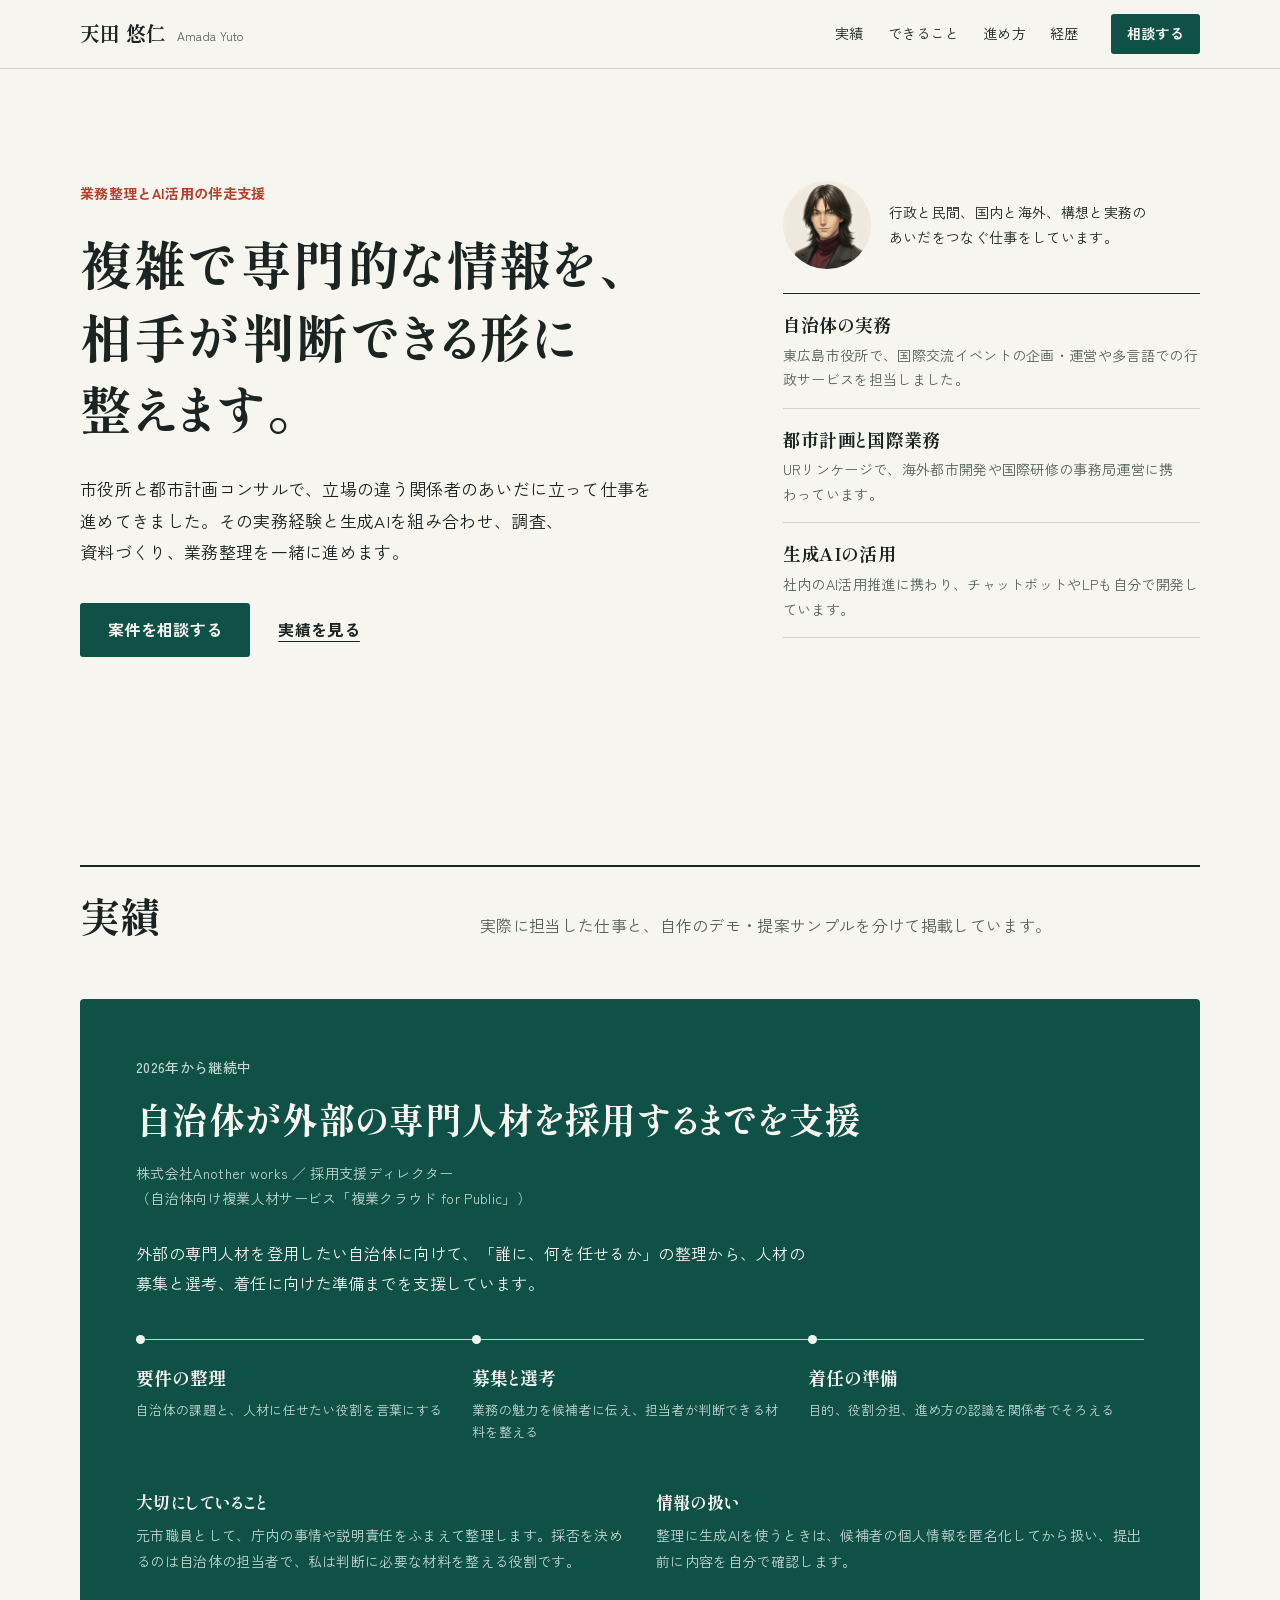
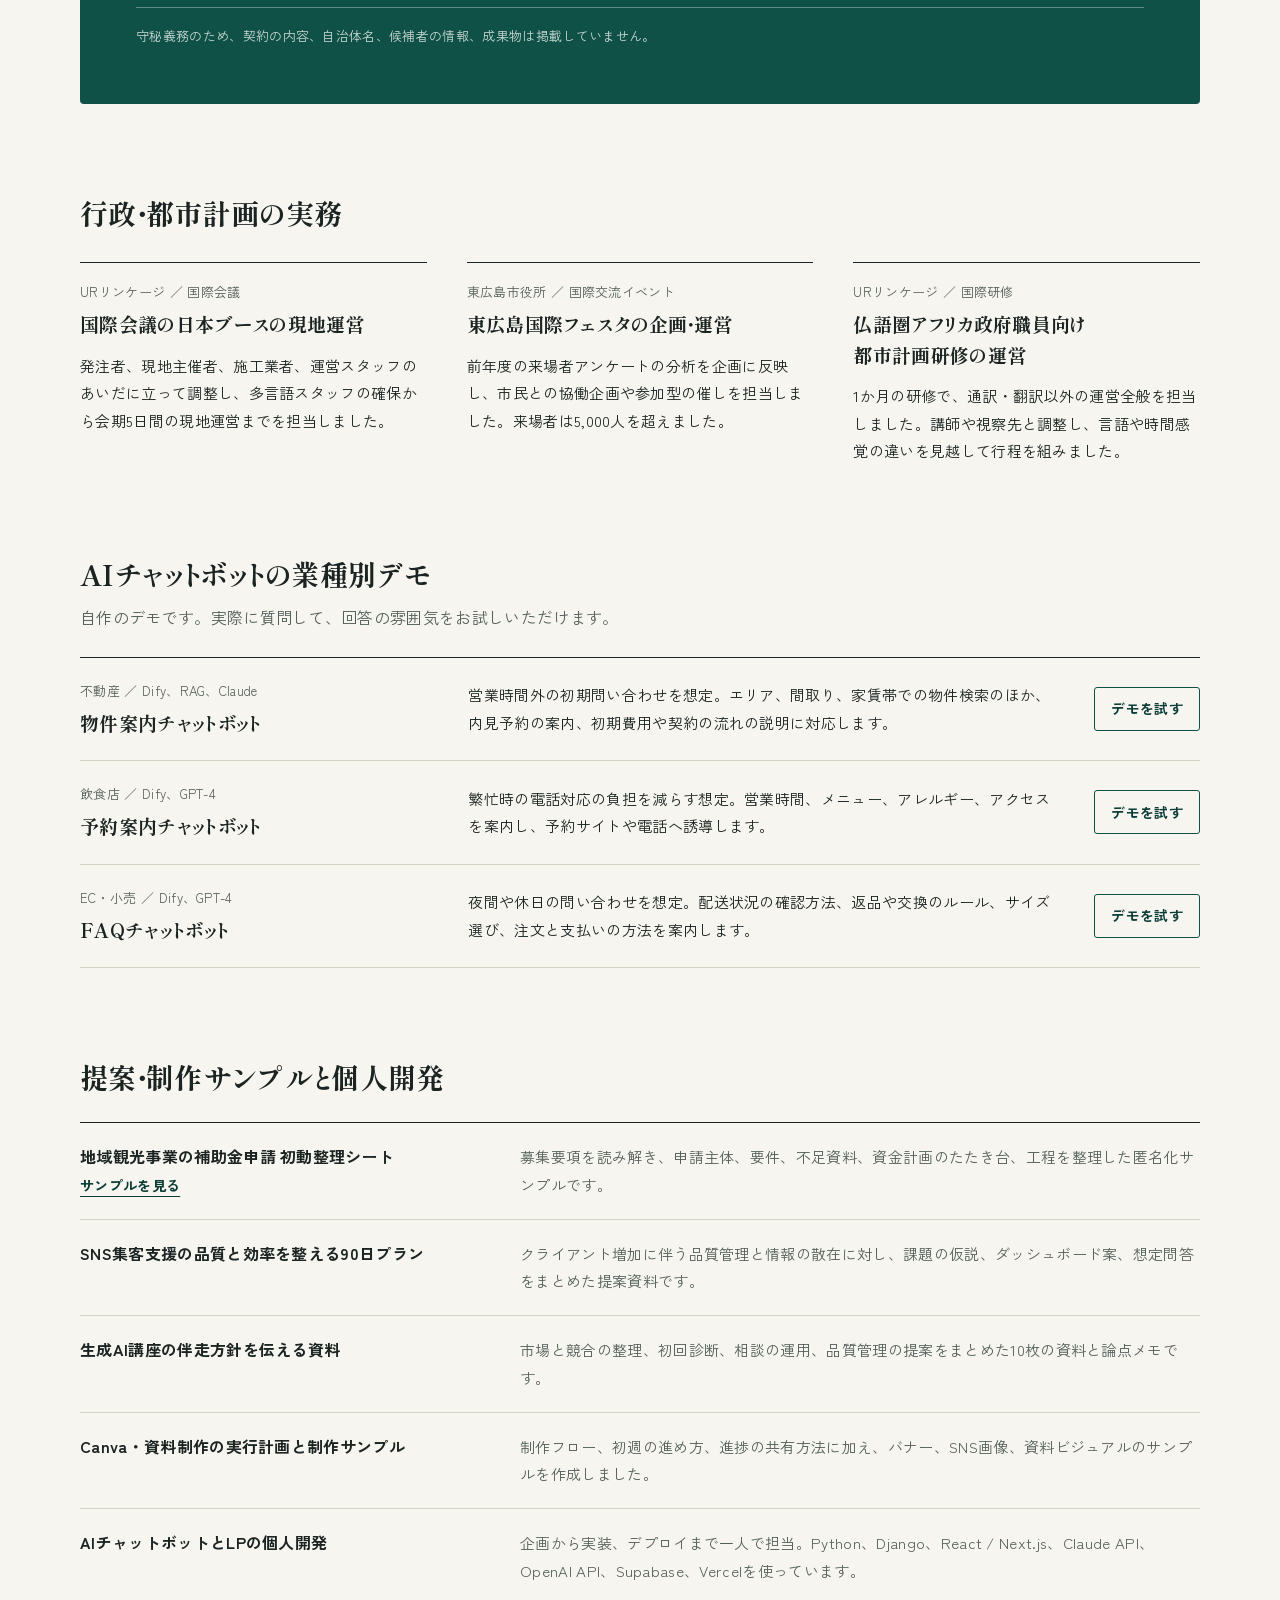
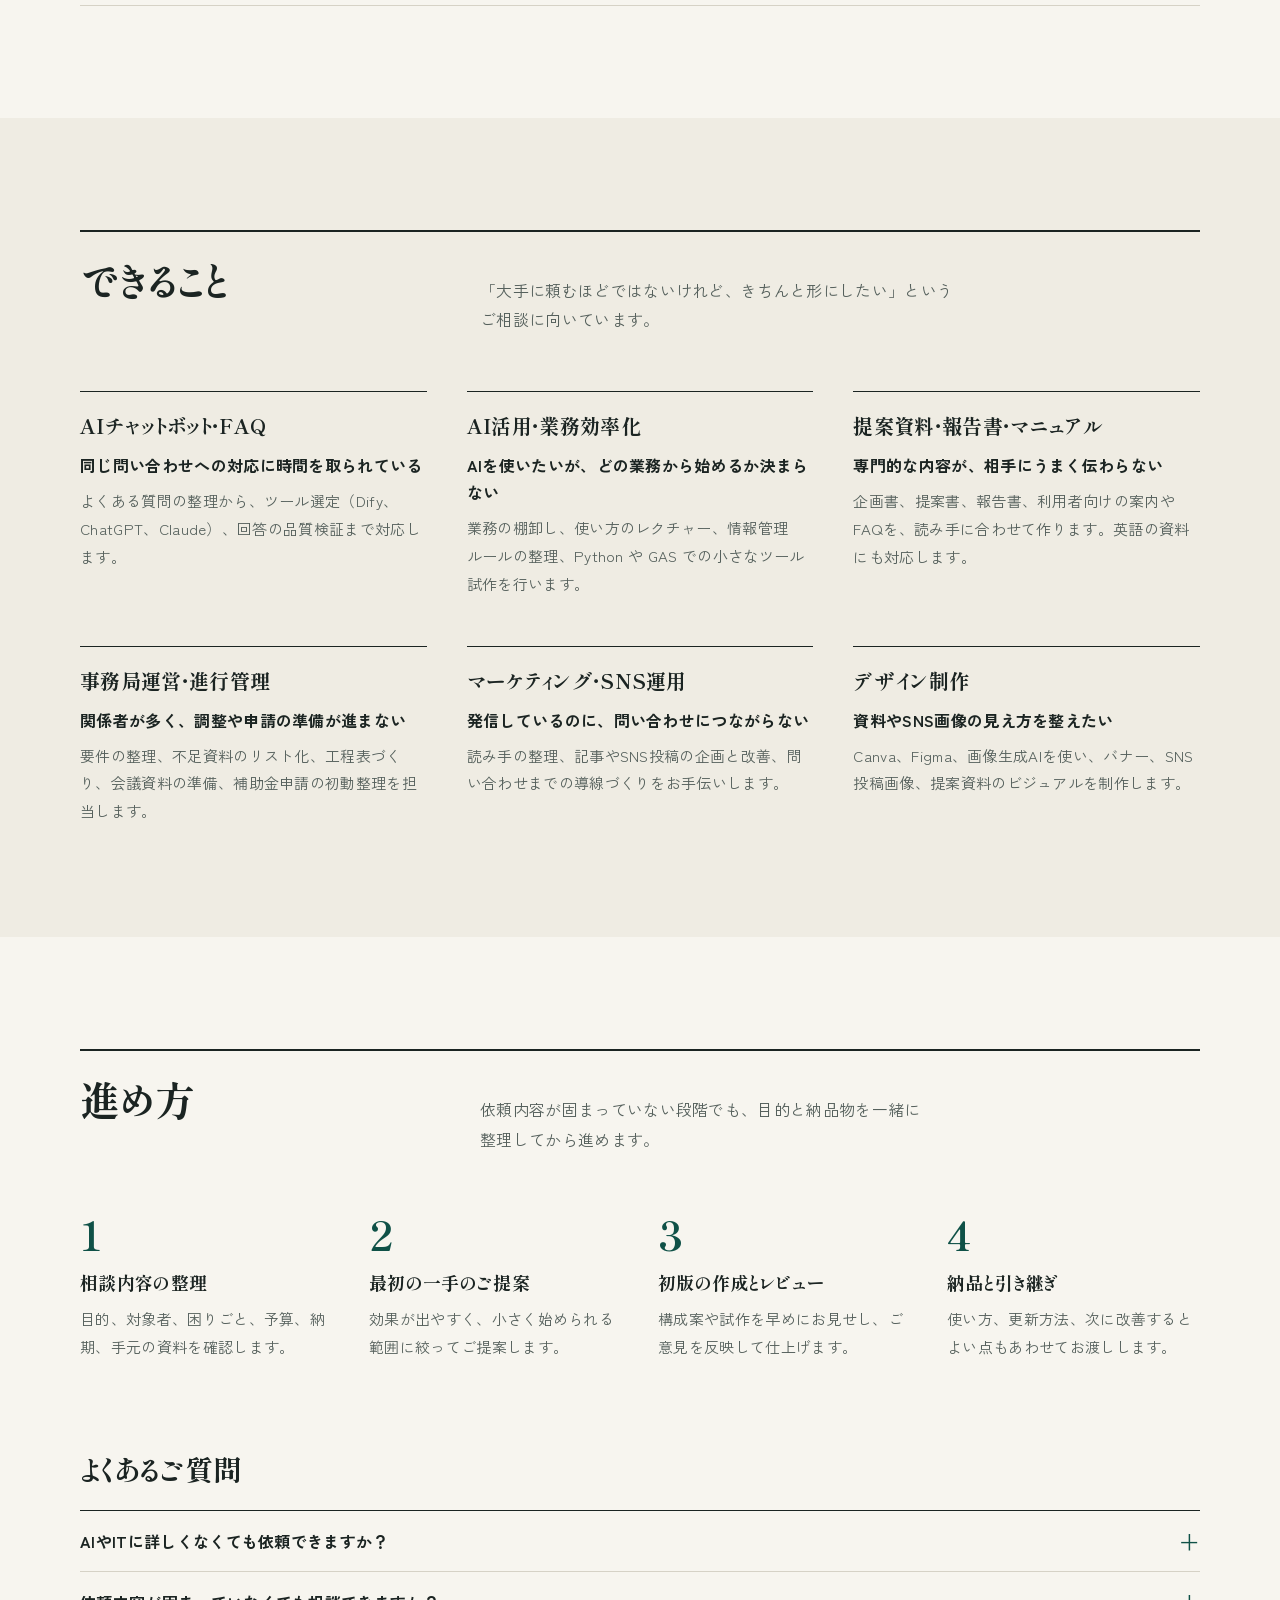
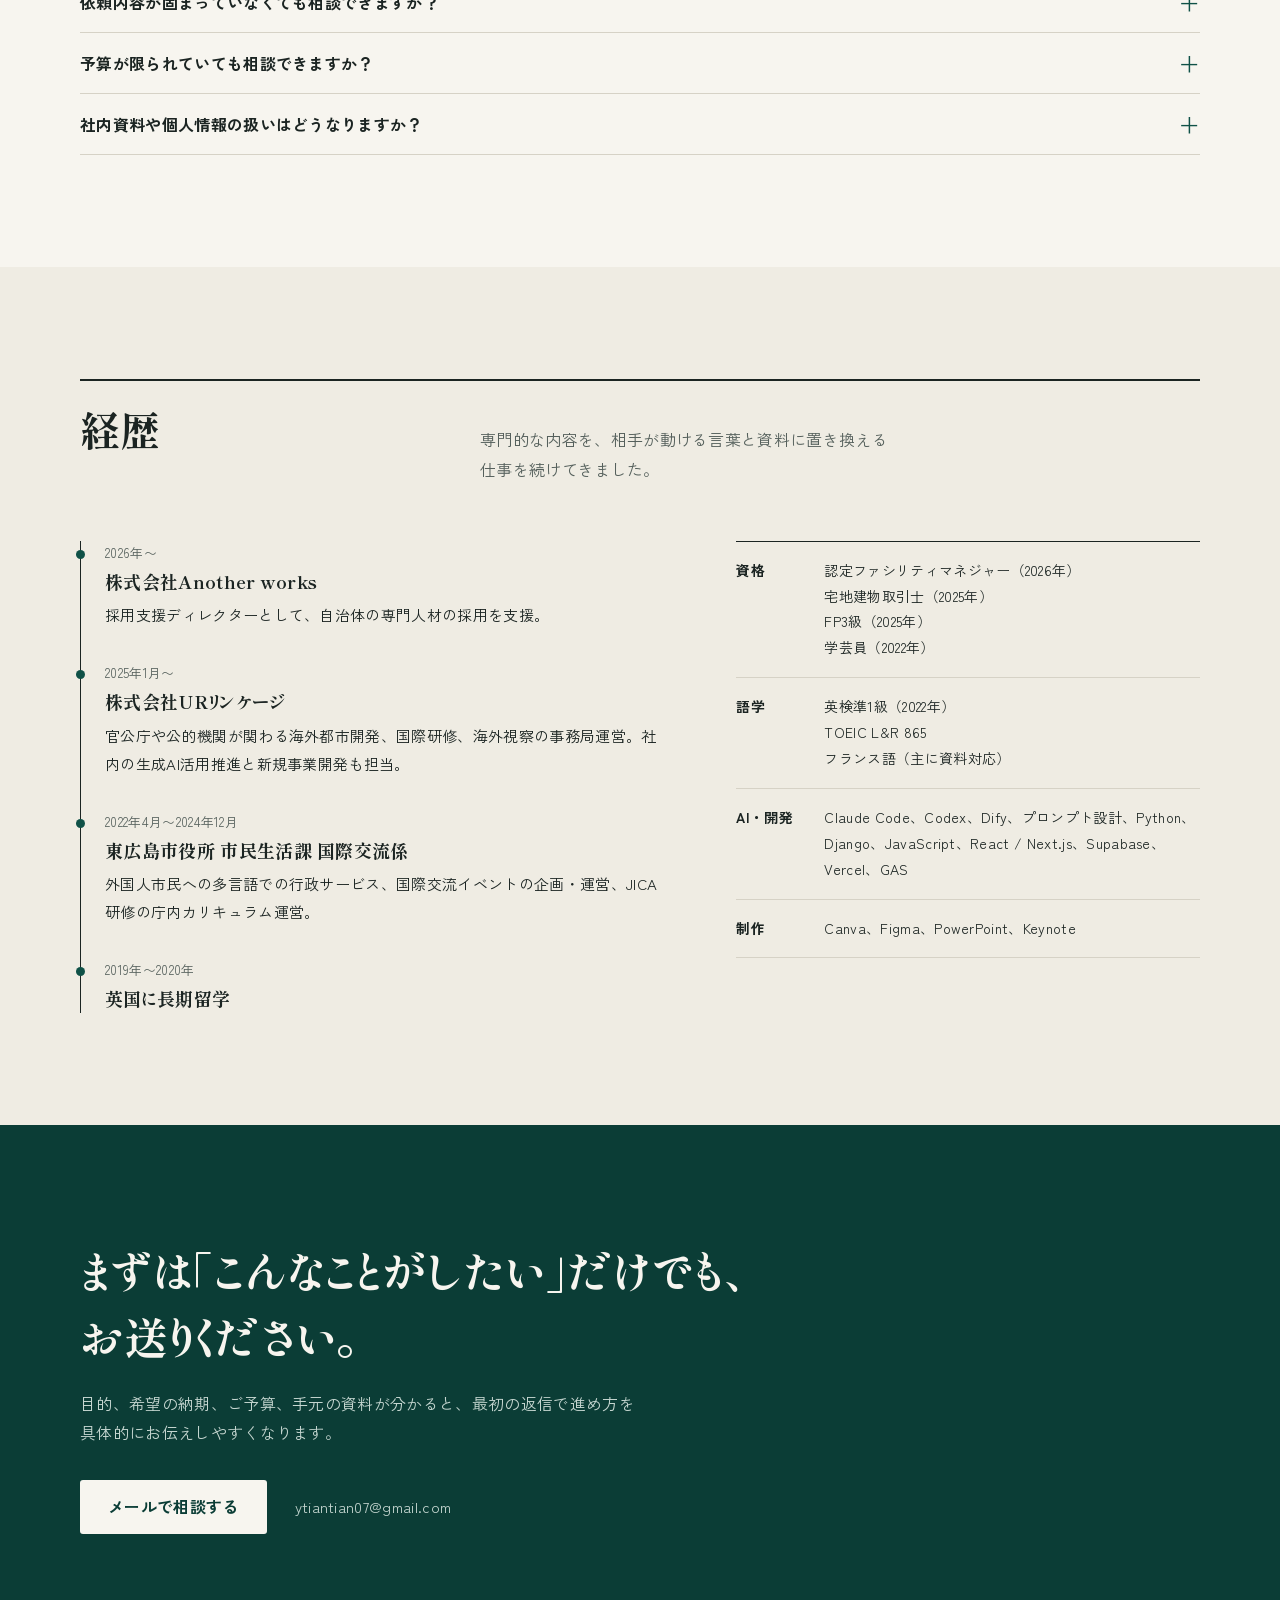
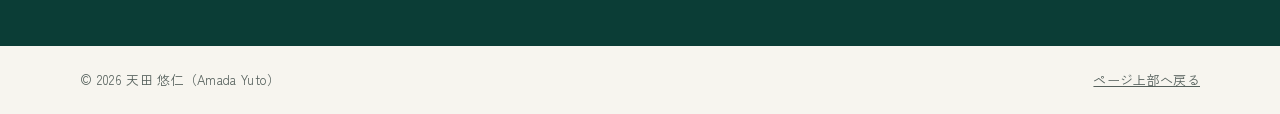
<file: index.html>
<!doctype html>
<html lang="ja">
  <head>
    <meta charset="utf-8">
    <meta name="viewport" content="width=device-width, initial-scale=1">
    <title>天田 悠仁（Amada Yuto）｜業務整理とAI活用の伴走支援</title>
    <meta
      name="description"
      content="市役所と都市計画コンサルでの実務経験と生成AIを組み合わせ、業務整理、AIチャットボット、提案資料、事務局運営、自治体の採用支援まで一緒に進めます。"
    >
    <meta name="author" content="天田 悠仁">
    <meta name="theme-color" content="#f7f5ef">
    <link rel="canonical" href="https://ytiantian07-web.github.io/portfolio-site/">
    <meta property="og:type" content="website">
    <meta property="og:title" content="天田 悠仁（Amada Yuto）｜業務整理とAI活用の伴走支援">
    <meta property="og:url" content="https://ytiantian07-web.github.io/portfolio-site/">
    <meta property="og:image" content="https://ytiantian07-web.github.io/portfolio-site/assets/og.png">
    <meta
      property="og:description"
      content="複雑で専門的な情報を、相手が判断できる形に整えます。市役所と都市計画コンサルでの実務経験と生成AIで、資料づくりから業務整理まで支援します。"
    >
    <meta property="og:site_name" content="天田 悠仁 ポートフォリオ">
    <meta property="og:locale" content="ja_JP">
    <meta name="twitter:card" content="summary_large_image">
    <meta name="twitter:image" content="https://ytiantian07-web.github.io/portfolio-site/assets/og.png">
    <link
      rel="icon"
      href="data:image/svg+xml,%3Csvg xmlns='http://www.w3.org/2000/svg' viewBox='0 0 64 64'%3E%3Crect width='64' height='64' rx='8' fill='%230f5147'/%3E%3Ctext x='32' y='41' text-anchor='middle' font-family='Arial,sans-serif' font-size='25' font-weight='700' fill='white'%3EAY%3C/text%3E%3C/svg%3E"
    >
    <link rel="preconnect" href="https://fonts.googleapis.com">
    <link rel="preconnect" href="https://fonts.gstatic.com" crossorigin>
    <link href="https://fonts.googleapis.com/css2?family=Shippori+Mincho+B1:wght@600;700&family=Zen+Kaku+Gothic+New:wght@400;500;700&display=swap" rel="stylesheet">
    <link rel="stylesheet" href="styles.css?v=20261109">
    <script type="application/ld+json">
      {
        "@context": "https://schema.org",
        "@type": "Person",
        "name": "天田 悠仁",
        "alternateName": "Amada Yuto",
        "jobTitle": "業務整理とAI活用の伴走支援",
        "email": "mailto:ytiantian07@gmail.com",
        "url": "https://ytiantian07-web.github.io/portfolio-site/",
        "knowsAbout": [
          "業務整理",
          "生成AI活用",
          "AIチャットボット",
          "資料作成",
          "事務局運営",
          "自治体の採用支援",
          "SNS運用"
        ]
      }
    </script>
  </head>
  <body>
    <a class="skip-link" href="#top">本文へ移動</a>
    <header class="site-header">
      <a class="brand" href="#top" aria-label="ページ上部へ戻る">
        <strong>天田 悠仁</strong>
        <small>Amada Yuto</small>
      </a>
      <nav class="site-nav" aria-label="主要ナビゲーション">
        <a href="#works">実績</a>
        <a href="#services">できること</a>
        <a href="#process">進め方</a>
        <a href="#profile">経歴</a>
      </nav>
      <a class="nav-cta" href="mailto:ytiantian07@gmail.com?subject=%E3%83%9D%E3%83%BC%E3%83%88%E3%83%95%E3%82%A9%E3%83%AA%E3%82%AA%E3%81%8B%E3%82%89%E3%81%AE%E3%81%94%E7%9B%B8%E8%AB%87&amp;body=%E5%A4%A9%E7%94%B0%E6%A7%98%0A%0A%E4%BB%A5%E4%B8%8B%E3%81%AE%E5%86%85%E5%AE%B9%E3%81%A7%E7%9B%B8%E8%AB%87%E3%81%97%E3%81%9F%E3%81%84%E3%81%A7%E3%81%99%E3%80%82%0A%0A%E3%80%90%E7%9B%B8%E8%AB%87%E5%86%85%E5%AE%B9%E3%80%91%0A%E3%80%90%E5%B8%8C%E6%9C%9B%E7%B4%8D%E6%9C%9F%E3%80%91%0A%E3%80%90%E3%81%94%E4%BA%88%E7%AE%97%E3%81%AE%E7%9B%AE%E5%AE%89%E3%80%91%0A%E3%80%90%E5%8F%82%E8%80%83URL%E3%83%BB%E8%B3%87%E6%96%99%E3%80%91%0A%E3%80%90%E3%81%9D%E3%81%AE%E4%BB%96%E3%80%91%0A">相談する</a>
    </header>

    <main id="top">
      <section class="hero" aria-labelledby="hero-title">
        <div class="hero-copy">
          <p class="eyebrow">業務整理とAI活用の伴走支援</p>
          <h1 id="hero-title">
            <span>複雑で専門的な情報を、</span><span>相手が判断できる形に</span><span>整えます。</span>
          </h1>
          <p class="hero-lead">
            市役所と都市計画コンサルで、立場の違う関係者のあいだに立って仕事を進めてきました。その実務経験と生成AIを組み合わせ、調査、資料づくり、業務整理を一緒に進めます。
          </p>
          <div class="hero-actions">
            <a class="button button-primary" href="mailto:ytiantian07@gmail.com?subject=%E3%83%9D%E3%83%BC%E3%83%88%E3%83%95%E3%82%A9%E3%83%AA%E3%82%AA%E3%81%8B%E3%82%89%E3%81%AE%E3%81%94%E7%9B%B8%E8%AB%87&amp;body=%E5%A4%A9%E7%94%B0%E6%A7%98%0A%0A%E4%BB%A5%E4%B8%8B%E3%81%AE%E5%86%85%E5%AE%B9%E3%81%A7%E7%9B%B8%E8%AB%87%E3%81%97%E3%81%9F%E3%81%84%E3%81%A7%E3%81%99%E3%80%82%0A%0A%E3%80%90%E7%9B%B8%E8%AB%87%E5%86%85%E5%AE%B9%E3%80%91%0A%E3%80%90%E5%B8%8C%E6%9C%9B%E7%B4%8D%E6%9C%9F%E3%80%91%0A%E3%80%90%E3%81%94%E4%BA%88%E7%AE%97%E3%81%AE%E7%9B%AE%E5%AE%89%E3%80%91%0A%E3%80%90%E5%8F%82%E8%80%83URL%E3%83%BB%E8%B3%87%E6%96%99%E3%80%91%0A%E3%80%90%E3%81%9D%E3%81%AE%E4%BB%96%E3%80%91%0A">案件を相談する</a>
            <a class="text-link" href="#works">実績を見る</a>
          </div>
        </div>
        <aside class="hero-side" aria-label="経験の要点">
          <div class="hero-person">
            <img src="assets/profile-amada-yuto.jpg" alt="天田 悠仁のプロフィールイラスト" width="720" height="720">
            <p>行政と民間、国内と海外、構想と実務のあいだをつなぐ仕事をしています。</p>
          </div>
          <dl class="hero-facts">
            <div>
              <dt>自治体の実務</dt>
              <dd>東広島市役所で、国際交流イベントの企画・運営や多言語での行政サービスを担当しました。</dd>
            </div>
            <div>
              <dt>都市計画と国際業務</dt>
              <dd>URリンケージで、海外都市開発や国際研修の事務局運営に携わっています。</dd>
            </div>
            <div>
              <dt>生成AIの活用</dt>
              <dd>社内のAI活用推進に携わり、チャットボットやLPも自分で開発しています。</dd>
            </div>
          </dl>
        </aside>
      </section>

      <section class="section" id="works" aria-labelledby="works-title">
        <div class="section-head">
          <h2 id="works-title">実績</h2>
          <p>実際に担当した仕事と、自作のデモ・提案サンプルを分けて掲載しています。</p>
        </div>

        <article class="feature" aria-labelledby="feature-title">
          <div class="feature-head">
            <p class="feature-tag">2026年から継続中</p>
            <h3 id="feature-title">自治体が外部の専門人材を採用するまでを支援</h3>
            <p class="feature-client">
              株式会社Another works ／ 採用支援ディレクター<br>
              （自治体向け複業人材サービス「複業クラウド for Public」）
            </p>
          </div>
          <p class="feature-lead">外部の専門人材を登用したい自治体に向けて、「誰に、何を任せるか」の整理から、人材の募集と選考、着任に向けた準備までを支援しています。</p>
          <ol class="feature-steps" aria-label="支援の流れ">
            <li>
              <strong>要件の整理</strong>
              <span>自治体の課題と、人材に任せたい役割を言葉にする</span>
            </li>
            <li>
              <strong>募集と選考</strong>
              <span>業務の魅力を候補者に伝え、担当者が判断できる材料を整える</span>
            </li>
            <li>
              <strong>着任の準備</strong>
              <span>目的、役割分担、進め方の認識を関係者でそろえる</span>
            </li>
          </ol>
          <div class="feature-notes">
            <div>
              <h4>大切にしていること</h4>
              <p>元市職員として、庁内の事情や説明責任をふまえて整理します。採否を決めるのは自治体の担当者で、私は判断に必要な材料を整える役割です。</p>
            </div>
            <div>
              <h4>情報の扱い</h4>
              <p>整理に生成AIを使うときは、候補者の個人情報を匿名化してから扱い、提出前に内容を自分で確認します。</p>
            </div>
          </div>
          <p class="feature-footnote">守秘義務のため、契約の内容、自治体名、候補者の情報、成果物は掲載していません。</p>
        </article>

        <div class="work-group" aria-labelledby="public-works-title">
          <h3 id="public-works-title">行政・都市計画の実務</h3>
          <div class="public-grid">
            <article>
              <p class="work-meta">URリンケージ ／ 国際会議</p>
              <h4>国際会議の日本ブースの現地運営</h4>
              <p>発注者、現地主催者、施工業者、運営スタッフのあいだに立って調整し、多言語スタッフの確保から会期5日間の現地運営までを担当しました。</p>
            </article>
            <article>
              <p class="work-meta">東広島市役所 ／ 国際交流イベント</p>
              <h4>東広島国際フェスタの企画・運営</h4>
              <p>前年度の来場者アンケートの分析を企画に反映し、市民との協働企画や参加型の催しを担当しました。来場者は5,000人を超えました。</p>
            </article>
            <article>
              <p class="work-meta">URリンケージ ／ 国際研修</p>
              <h4>仏語圏アフリカ政府職員向け 都市計画研修の運営</h4>
              <p>1か月の研修で、通訳・翻訳以外の運営全般を担当しました。講師や視察先と調整し、言語や時間感覚の違いを見越して行程を組みました。</p>
            </article>
          </div>
        </div>

        <div class="work-group" aria-labelledby="chatbot-works-title">
          <h3 id="chatbot-works-title">AIチャットボットの業種別デモ</h3>
          <p class="group-lead">自作のデモです。実際に質問して、回答の雰囲気をお試しいただけます。</p>
          <div class="demo-list">
            <article class="demo-row">
              <div>
                <p class="work-meta">不動産 ／ Dify、RAG、Claude</p>
                <h4>物件案内チャットボット</h4>
              </div>
              <p>営業時間外の初期問い合わせを想定。エリア、間取り、家賃帯での物件検索のほか、内見予約の案内、初期費用や契約の流れの説明に対応します。</p>
              <a class="demo-link" href="https://udify.app/chat/yYyCpLnRcznLITER" target="_blank" rel="noreferrer">デモを試す<span class="visually-hidden">（不動産、新しいタブで開きます）</span></a>
            </article>
            <article class="demo-row">
              <div>
                <p class="work-meta">飲食店 ／ Dify、GPT-4</p>
                <h4>予約案内チャットボット</h4>
              </div>
              <p>繁忙時の電話対応の負担を減らす想定。営業時間、メニュー、アレルギー、アクセスを案内し、予約サイトや電話へ誘導します。</p>
              <a class="demo-link" href="https://udify.app/chat/mcltAMjZNdTeENL3" target="_blank" rel="noreferrer">デモを試す<span class="visually-hidden">（飲食店、新しいタブで開きます）</span></a>
            </article>
            <article class="demo-row">
              <div>
                <p class="work-meta">EC・小売 ／ Dify、GPT-4</p>
                <h4>FAQチャットボット</h4>
              </div>
              <p>夜間や休日の問い合わせを想定。配送状況の確認方法、返品や交換のルール、サイズ選び、注文と支払いの方法を案内します。</p>
              <a class="demo-link" href="https://udify.app/chat/TS0KNwZAu8Ntj6D4" target="_blank" rel="noreferrer">デモを試す<span class="visually-hidden">（EC・小売、新しいタブで開きます）</span></a>
            </article>
          </div>
        </div>

        <div class="work-group" aria-labelledby="sample-works-title">
          <h3 id="sample-works-title">提案・制作サンプルと個人開発</h3>
          <dl class="sample-list">
            <div>
              <dt>
                地域観光事業の補助金申請 初動整理シート
                <a class="inline-link" href="food-tour-subsidy-demo.html">サンプルを見る</a>
              </dt>
              <dd>募集要項を読み解き、申請主体、要件、不足資料、資金計画のたたき台、工程を整理した匿名化サンプルです。</dd>
            </div>
            <div>
              <dt>SNS集客支援の品質と効率を整える90日プラン</dt>
              <dd>クライアント増加に伴う品質管理と情報の散在に対し、課題の仮説、ダッシュボード案、想定問答をまとめた提案資料です。</dd>
            </div>
            <div>
              <dt>生成AI講座の伴走方針を伝える資料</dt>
              <dd>市場と競合の整理、初回診断、相談の運用、品質管理の提案をまとめた10枚の資料と論点メモです。</dd>
            </div>
            <div>
              <dt>Canva・資料制作の実行計画と制作サンプル</dt>
              <dd>制作フロー、初週の進め方、進捗の共有方法に加え、バナー、SNS画像、資料ビジュアルのサンプルを作成しました。</dd>
            </div>
            <div>
              <dt>AIチャットボットとLPの個人開発</dt>
              <dd>企画から実装、デプロイまで一人で担当。Python、Django、React / Next.js、Claude API、OpenAI API、Supabase、Vercelを使っています。</dd>
            </div>
          </dl>
        </div>
      </section>

      <section class="section section-tint" id="services" aria-labelledby="services-title">
        <div class="section-head">
          <h2 id="services-title">できること</h2>
          <p>「大手に頼むほどではないけれど、きちんと形にしたい」というご相談に向いています。</p>
        </div>
        <div class="service-table">
          <article>
            <h3>AIチャットボット・FAQ</h3>
            <p class="service-need">同じ問い合わせへの対応に時間を取られている</p>
            <p>よくある質問の整理から、ツール選定（Dify、ChatGPT、Claude）、回答の品質検証まで対応します。</p>
          </article>
          <article>
            <h3>AI活用・業務効率化</h3>
            <p class="service-need">AIを使いたいが、どの業務から始めるか決まらない</p>
            <p>業務の棚卸し、使い方のレクチャー、情報管理ルールの整理、Python や GAS での小さなツール試作を行います。</p>
          </article>
          <article>
            <h3>提案資料・報告書・マニュアル</h3>
            <p class="service-need">専門的な内容が、相手にうまく伝わらない</p>
            <p>企画書、提案書、報告書、利用者向けの案内やFAQを、読み手に合わせて作ります。英語の資料にも対応します。</p>
          </article>
          <article>
            <h3>事務局運営・進行管理</h3>
            <p class="service-need">関係者が多く、調整や申請の準備が進まない</p>
            <p>要件の整理、不足資料のリスト化、工程表づくり、会議資料の準備、補助金申請の初動整理を担当します。</p>
          </article>
          <article>
            <h3>マーケティング・SNS運用</h3>
            <p class="service-need">発信しているのに、問い合わせにつながらない</p>
            <p>読み手の整理、記事やSNS投稿の企画と改善、問い合わせまでの導線づくりをお手伝いします。</p>
          </article>
          <article>
            <h3>デザイン制作</h3>
            <p class="service-need">資料やSNS画像の見え方を整えたい</p>
            <p>Canva、Figma、画像生成AIを使い、バナー、SNS投稿画像、提案資料のビジュアルを制作します。</p>
          </article>
        </div>
      </section>

      <section class="section" id="process" aria-labelledby="process-title">
        <div class="section-head">
          <h2 id="process-title">進め方</h2>
          <p>依頼内容が固まっていない段階でも、目的と納品物を一緒に整理してから進めます。</p>
        </div>
        <ol class="process-list">
          <li>
            <span aria-hidden="true">1</span>
            <h3>相談内容の整理</h3>
            <p>目的、対象者、困りごと、予算、納期、手元の資料を確認します。</p>
          </li>
          <li>
            <span aria-hidden="true">2</span>
            <h3>最初の一手のご提案</h3>
            <p>効果が出やすく、小さく始められる範囲に絞ってご提案します。</p>
          </li>
          <li>
            <span aria-hidden="true">3</span>
            <h3>初版の作成とレビュー</h3>
            <p>構成案や試作を早めにお見せし、ご意見を反映して仕上げます。</p>
          </li>
          <li>
            <span aria-hidden="true">4</span>
            <h3>納品と引き継ぎ</h3>
            <p>使い方、更新方法、次に改善するとよい点もあわせてお渡しします。</p>
          </li>
        </ol>

        <div class="faq-list" aria-labelledby="faq-title">
          <h3 id="faq-title">よくあるご質問</h3>
          <details>
            <summary>AIやITに詳しくなくても依頼できますか？</summary>
            <p>はい、大丈夫です。専門用語を避け、使う場面、入力する情報、確認すべき点が分かるように説明します。</p>
          </details>
          <details>
            <summary>依頼内容が固まっていなくても相談できますか？</summary>
            <p>はい。「AIで何かできないか」「資料を整えたい」という段階から、最初に作るものを一緒に決めます。</p>
          </details>
          <details>
            <summary>予算が限られていても相談できますか？</summary>
            <p>はい。診断だけ、設計だけ、初版の作成までなど、ご予算に合わせて範囲を切り出してご提案します。</p>
          </details>
          <details>
            <summary>社内資料や個人情報の扱いはどうなりますか？</summary>
            <p>秘密保持の取り決めに沿って扱います。生成AIを使う場合は、匿名化するなどの扱い方を事前にご相談します。</p>
          </details>
        </div>
      </section>

      <section class="section section-tint" id="profile" aria-labelledby="profile-title">
        <div class="section-head">
          <h2 id="profile-title">経歴</h2>
          <p>専門的な内容を、相手が動ける言葉と資料に置き換える仕事を続けてきました。</p>
        </div>
        <div class="profile-grid">
          <ol class="timeline">
            <li>
              <p class="timeline-date">2026年〜</p>
              <h3>株式会社Another works</h3>
              <p>採用支援ディレクターとして、自治体の専門人材の採用を支援。</p>
            </li>
            <li>
              <p class="timeline-date">2025年1月〜</p>
              <h3>株式会社URリンケージ</h3>
              <p>官公庁や公的機関が関わる海外都市開発、国際研修、海外視察の事務局運営。社内の生成AI活用推進と新規事業開発も担当。</p>
            </li>
            <li>
              <p class="timeline-date">2022年4月〜2024年12月</p>
              <h3>東広島市役所 市民生活課 国際交流係</h3>
              <p>外国人市民への多言語での行政サービス、国際交流イベントの企画・運営、JICA研修の庁内カリキュラム運営。</p>
            </li>
            <li>
              <p class="timeline-date">2019年〜2020年</p>
              <h3>英国に長期留学</h3>
            </li>
          </ol>
          <dl class="profile-table">
            <div>
              <dt>資格</dt>
              <dd>認定ファシリティマネジャー（2026年）<br>宅地建物取引士（2025年）<br>FP3級（2025年）<br>学芸員（2022年）</dd>
            </div>
            <div>
              <dt>語学</dt>
              <dd>英検準1級（2022年）<br>TOEIC L&amp;R 865<br>フランス語（主に資料対応）</dd>
            </div>
            <div>
              <dt>AI・開発</dt>
              <dd>Claude Code、Codex、Dify、プロンプト設計、Python、Django、JavaScript、React / Next.js、Supabase、Vercel、GAS</dd>
            </div>
            <div>
              <dt>制作</dt>
              <dd>Canva、Figma、PowerPoint、Keynote</dd>
            </div>
          </dl>
        </div>
      </section>

      <section class="contact-section" id="contact" aria-labelledby="contact-title">
        <div class="contact-inner">
          <h2 id="contact-title">まずは「こんなことがしたい」だけでも、お送りください。</h2>
          <p>目的、希望の納期、ご予算、手元の資料が分かると、最初の返信で進め方を具体的にお伝えしやすくなります。</p>
          <div class="contact-actions">
            <a class="button button-light" href="mailto:ytiantian07@gmail.com?subject=%E3%83%9D%E3%83%BC%E3%83%88%E3%83%95%E3%82%A9%E3%83%AA%E3%82%AA%E3%81%8B%E3%82%89%E3%81%AE%E3%81%94%E7%9B%B8%E8%AB%87&amp;body=%E5%A4%A9%E7%94%B0%E6%A7%98%0A%0A%E4%BB%A5%E4%B8%8B%E3%81%AE%E5%86%85%E5%AE%B9%E3%81%A7%E7%9B%B8%E8%AB%87%E3%81%97%E3%81%9F%E3%81%84%E3%81%A7%E3%81%99%E3%80%82%0A%0A%E3%80%90%E7%9B%B8%E8%AB%87%E5%86%85%E5%AE%B9%E3%80%91%0A%E3%80%90%E5%B8%8C%E6%9C%9B%E7%B4%8D%E6%9C%9F%E3%80%91%0A%E3%80%90%E3%81%94%E4%BA%88%E7%AE%97%E3%81%AE%E7%9B%AE%E5%AE%89%E3%80%91%0A%E3%80%90%E5%8F%82%E8%80%83URL%E3%83%BB%E8%B3%87%E6%96%99%E3%80%91%0A%E3%80%90%E3%81%9D%E3%81%AE%E4%BB%96%E3%80%91%0A">メールで相談する</a>
            <p class="contact-mail">ytiantian07@gmail.com</p>
          </div>
        </div>
      </section>
    </main>

    <footer class="site-footer">
      <p>© 2026 天田 悠仁（Amada Yuto）</p>
      <a href="#top">ページ上部へ戻る</a>
    </footer>
  </body>
</html>
</file>
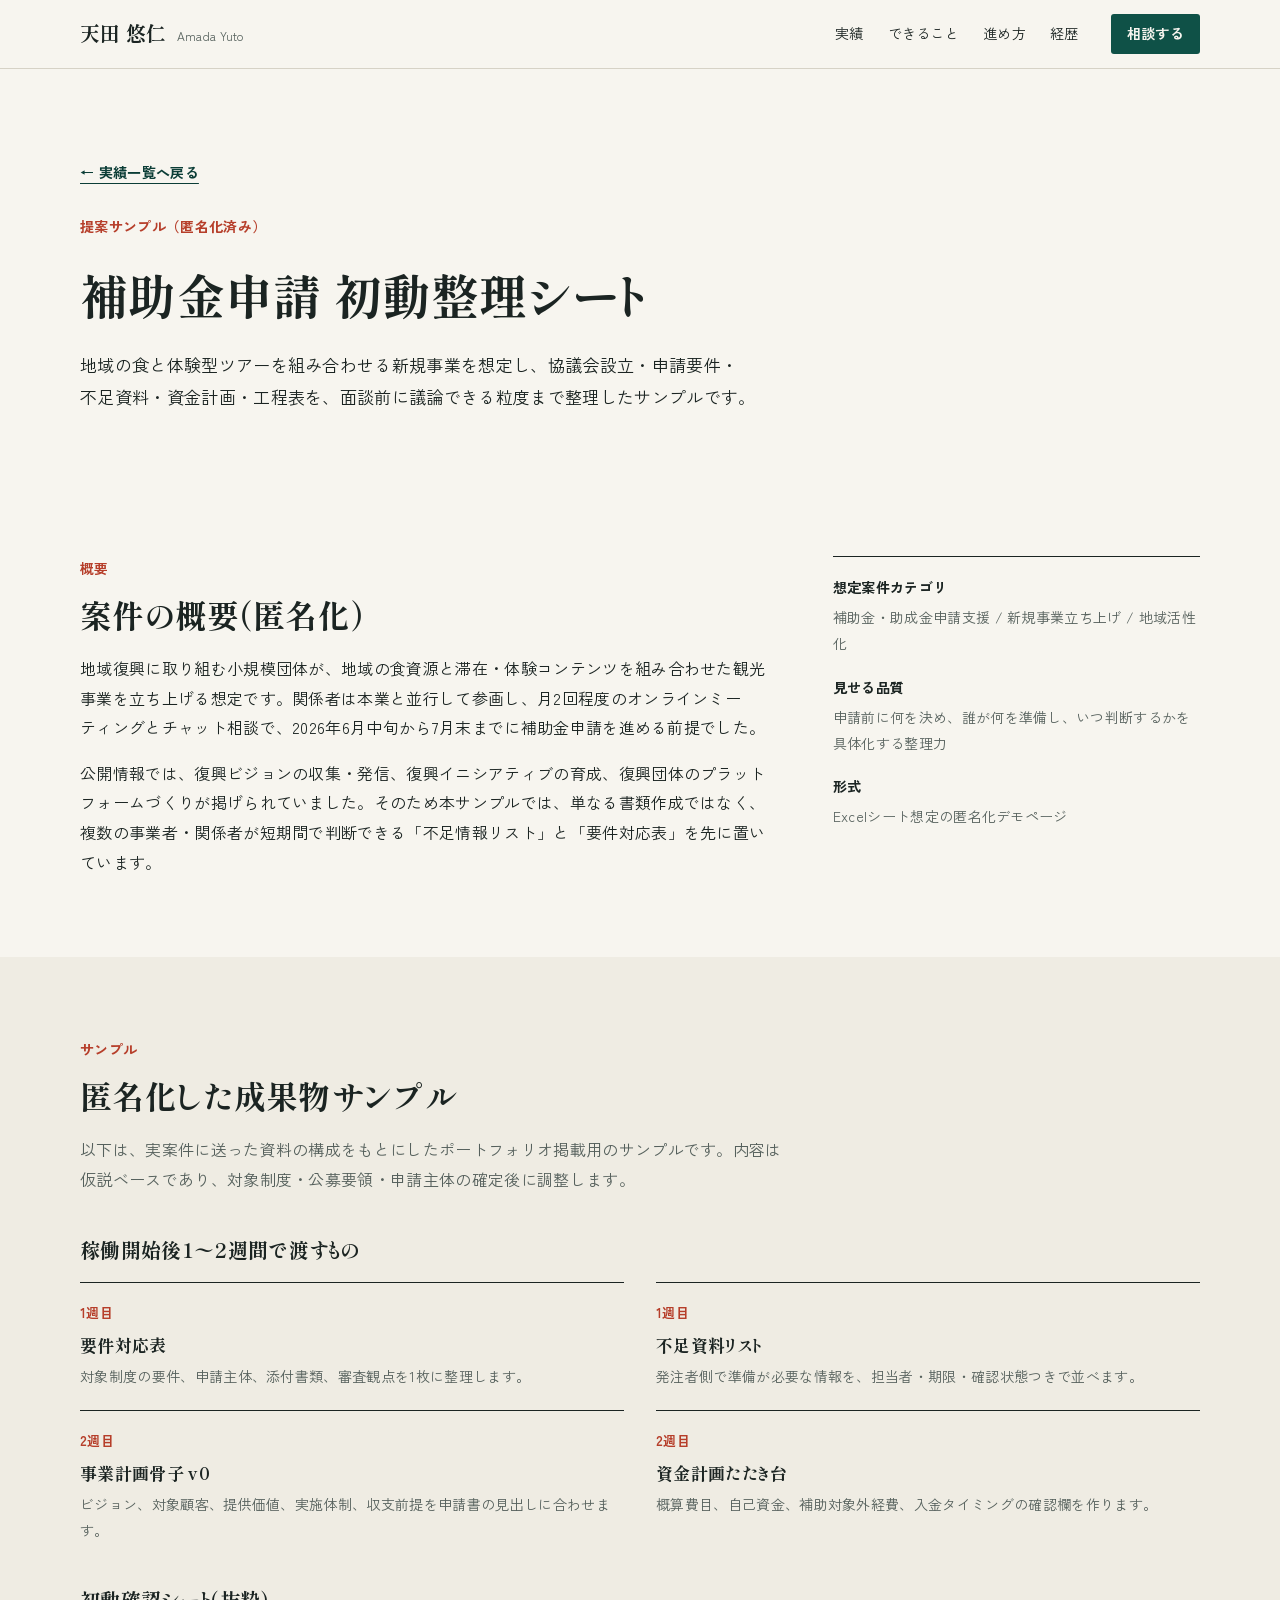
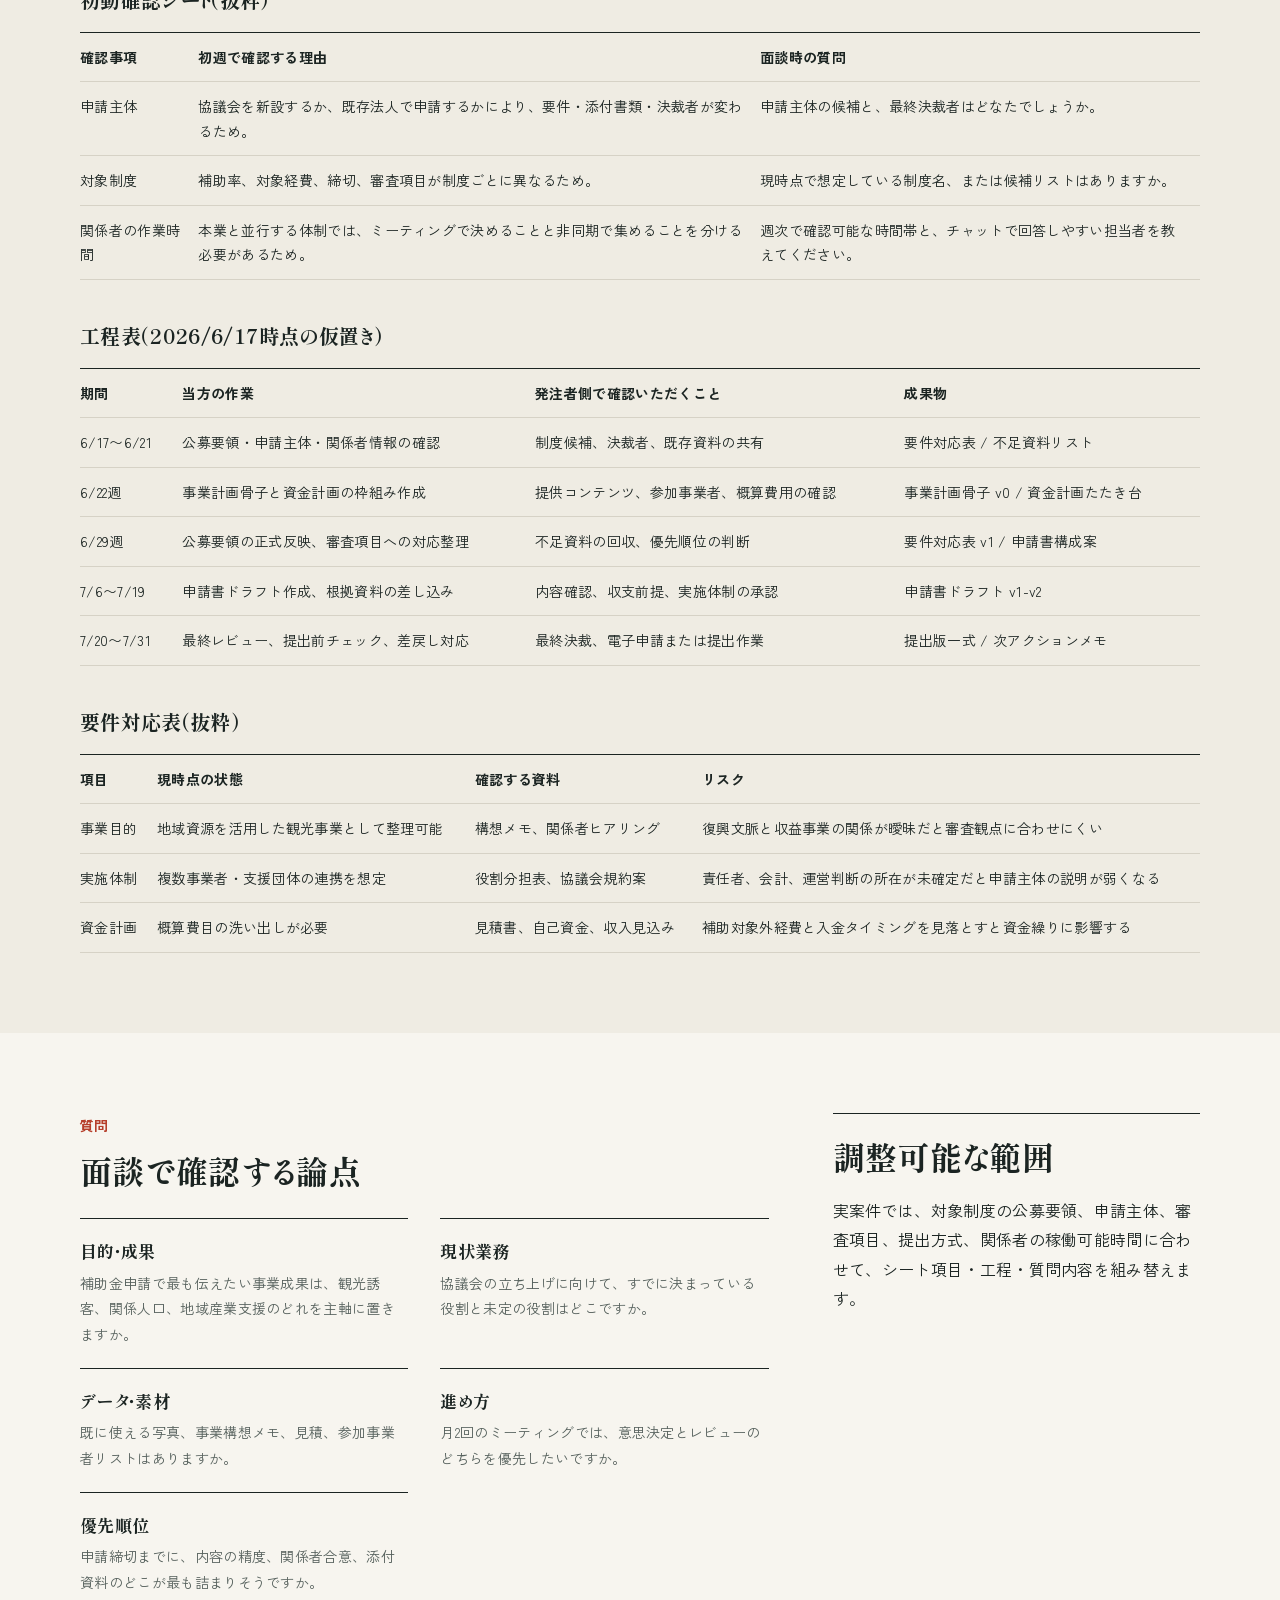
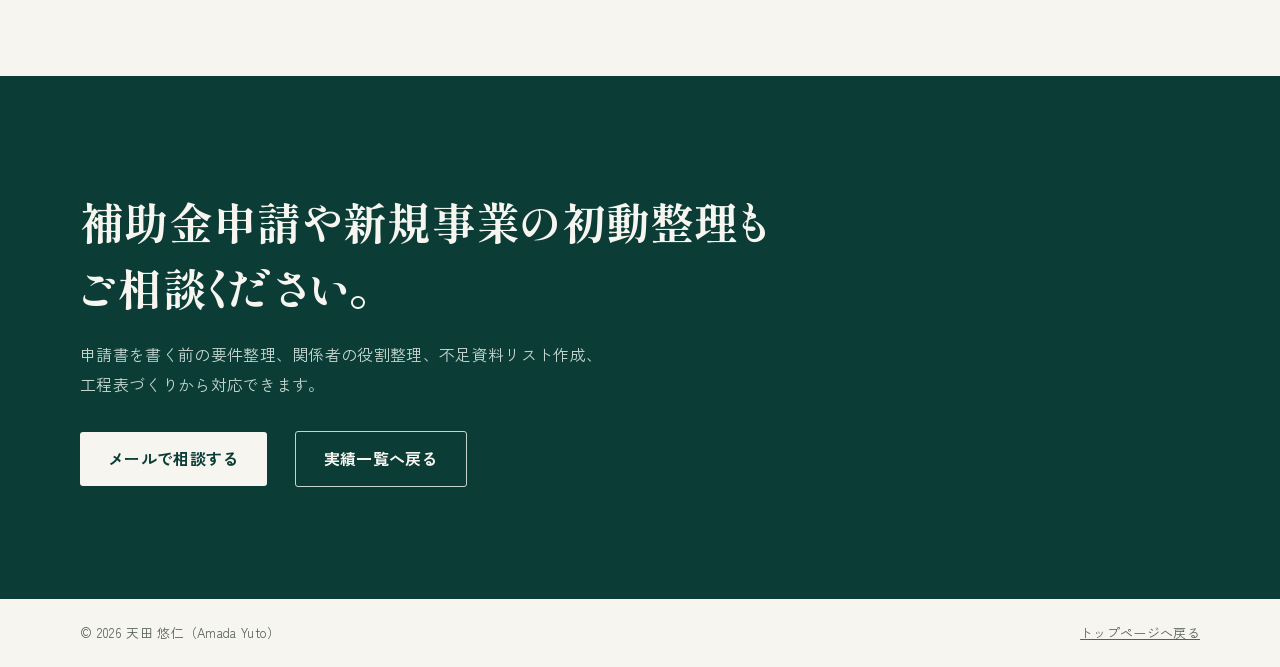
<file: food-tour-subsidy-demo.html>
<!doctype html>
<html lang="ja">
  <head>
    <meta charset="utf-8">
    <meta name="viewport" content="width=device-width, initial-scale=1">
    <title>補助金申請 初動整理シート｜天田 悠仁 ポートフォリオ</title>
    <meta
      name="description"
      content="地域観光・新規事業向けの補助金申請初動整理シート。匿名化したポートフォリオ掲載用サンプルです。"
    >
    <meta name="author" content="天田 悠仁">
    <meta name="theme-color" content="#f7f5ef">
    <link rel="canonical" href="https://ytiantian07-web.github.io/portfolio-site/food-tour-subsidy-demo.html">
    <meta property="og:type" content="article">
    <meta property="og:title" content="補助金申請 初動整理シート｜天田 悠仁 ポートフォリオ">
    <meta property="og:url" content="https://ytiantian07-web.github.io/portfolio-site/food-tour-subsidy-demo.html">
    <meta property="og:image" content="https://ytiantian07-web.github.io/portfolio-site/assets/og.png">
    <meta
      property="og:description"
      content="協議会設立と補助金申請を短期間で進める案件を想定した、匿名化済みの成果物サンプルです。"
    >
    <meta property="og:site_name" content="天田 悠仁 ポートフォリオ">
    <meta name="twitter:card" content="summary_large_image">
    <meta name="twitter:image" content="https://ytiantian07-web.github.io/portfolio-site/assets/og.png">
    <link
      rel="icon"
      href="data:image/svg+xml,%3Csvg xmlns='http://www.w3.org/2000/svg' viewBox='0 0 64 64'%3E%3Crect width='64' height='64' rx='8' fill='%230f5147'/%3E%3Ctext x='32' y='41' text-anchor='middle' font-family='Arial,sans-serif' font-size='25' font-weight='700' fill='white'%3EAY%3C/text%3E%3C/svg%3E"
    >
    <link rel="preconnect" href="https://fonts.googleapis.com">
    <link rel="preconnect" href="https://fonts.gstatic.com" crossorigin>
    <link href="https://fonts.googleapis.com/css2?family=Shippori+Mincho+B1:wght@600;700&family=Zen+Kaku+Gothic+New:wght@400;500;700&display=swap" rel="stylesheet">
    <link rel="stylesheet" href="styles.css?v=20261109">
  </head>
  <body>
    <header class="site-header">
      <a class="brand" href="index.html#top" aria-label="トップページへ戻る">
        <strong>天田 悠仁</strong>
        <small>Amada Yuto</small>
      </a>
      <nav class="site-nav" aria-label="主要ナビゲーション">
        <a href="index.html#works">実績</a>
        <a href="index.html#services">できること</a>
        <a href="index.html#process">進め方</a>
        <a href="index.html#profile">経歴</a>
      </nav>
      <a class="nav-cta" href="mailto:ytiantian07@gmail.com?subject=%E3%83%9D%E3%83%BC%E3%83%88%E3%83%95%E3%82%A9%E3%83%AA%E3%82%AA%E3%81%8B%E3%82%89%E3%81%AE%E3%81%94%E7%9B%B8%E8%AB%87&amp;body=%E5%A4%A9%E7%94%B0%E6%A7%98%0A%0A%E4%BB%A5%E4%B8%8B%E3%81%AE%E5%86%85%E5%AE%B9%E3%81%A7%E7%9B%B8%E8%AB%87%E3%81%97%E3%81%9F%E3%81%84%E3%81%A7%E3%81%99%E3%80%82%0A%0A%E3%80%90%E7%9B%B8%E8%AB%87%E5%86%85%E5%AE%B9%E3%80%91%0A%E3%80%90%E5%B8%8C%E6%9C%9B%E7%B4%8D%E6%9C%9F%E3%80%91%0A%E3%80%90%E3%81%94%E4%BA%88%E7%AE%97%E3%81%AE%E7%9B%AE%E5%AE%89%E3%80%91%0A%E3%80%90%E5%8F%82%E8%80%83URL%E3%83%BB%E8%B3%87%E6%96%99%E3%80%91%0A%E3%80%90%E3%81%9D%E3%81%AE%E4%BB%96%E3%80%91%0A">相談する</a>
    </header>

    <main>
      <section class="case-hero" aria-labelledby="case-title">
        <div class="case-hero-inner">
          <div class="case-hero-copy">
            <a class="back-link" href="index.html#works">← 実績一覧へ戻る</a>
            <p class="eyebrow">提案サンプル（匿名化済み）</p>
            <h1 id="case-title">補助金申請 初動整理シート</h1>
            <p>
              地域の食と体験型ツアーを組み合わせる新規事業を想定し、協議会設立・申請要件・不足資料・資金計画・工程表を、面談前に議論できる粒度まで整理したサンプルです。
            </p>
          </div>
        </div>
      </section>

      <section class="case-page-section" aria-labelledby="overview-title">
        <div class="case-page-grid">
          <div class="case-page-main">
            <p class="eyebrow">概要</p>
            <h2 id="overview-title">案件の概要（匿名化）</h2>
            <p>
              地域復興に取り組む小規模団体が、地域の食資源と滞在・体験コンテンツを組み合わせた観光事業を立ち上げる想定です。関係者は本業と並行して参画し、月2回程度のオンラインミーティングとチャット相談で、2026年6月中旬から7月末までに補助金申請を進める前提でした。
            </p>
            <p>
              公開情報では、復興ビジョンの収集・発信、復興イニシアティブの育成、復興団体のプラットフォームづくりが掲げられていました。そのため本サンプルでは、単なる書類作成ではなく、複数の事業者・関係者が短期間で判断できる「不足情報リスト」と「要件対応表」を先に置いています。
            </p>
          </div>
          <aside class="case-page-aside" aria-label="サンプル情報">
            <dl>
              <div>
                <dt>想定案件カテゴリ</dt>
                <dd>補助金・助成金申請支援 / 新規事業立ち上げ / 地域活性化</dd>
              </div>
              <div>
                <dt>見せる品質</dt>
                <dd>申請前に何を決め、誰が何を準備し、いつ判断するかを具体化する整理力</dd>
              </div>
              <div>
                <dt>形式</dt>
                <dd>Excelシート想定の匿名化デモページ</dd>
              </div>
            </dl>
          </aside>
        </div>
      </section>

      <section class="case-page-section alt-section" aria-labelledby="sample-title">
        <div class="case-sample">
          <p class="eyebrow">サンプル</p>
          <h2 id="sample-title">匿名化した成果物サンプル</h2>
          <p class="sample-note">
            以下は、実案件に送った資料の構成をもとにしたポートフォリオ掲載用のサンプルです。内容は仮説ベースであり、対象制度・公募要領・申請主体の確定後に調整します。
          </p>

          <div class="sample-block">
            <h3>稼働開始後1〜2週間で渡すもの</h3>
            <div class="deliverable-grid">
              <article>
                <span>1週目</span>
                <h4>要件対応表</h4>
                <p>対象制度の要件、申請主体、添付書類、審査観点を1枚に整理します。</p>
              </article>
              <article>
                <span>1週目</span>
                <h4>不足資料リスト</h4>
                <p>発注者側で準備が必要な情報を、担当者・期限・確認状態つきで並べます。</p>
              </article>
              <article>
                <span>2週目</span>
                <h4>事業計画骨子 v0</h4>
                <p>ビジョン、対象顧客、提供価値、実施体制、収支前提を申請書の見出しに合わせます。</p>
              </article>
              <article>
                <span>2週目</span>
                <h4>資金計画たたき台</h4>
                <p>概算費目、自己資金、補助対象外経費、入金タイミングの確認欄を作ります。</p>
              </article>
            </div>
          </div>

          <div class="sample-block">
            <h3>初動確認シート（抜粋）</h3>
            <div class="table-wrap">
              <table>
                <thead>
                  <tr>
                    <th>確認事項</th>
                    <th>初週で確認する理由</th>
                    <th>面談時の質問</th>
                  </tr>
                </thead>
                <tbody>
                  <tr>
                    <td>申請主体</td>
                    <td>協議会を新設するか、既存法人で申請するかにより、要件・添付書類・決裁者が変わるため。</td>
                    <td>申請主体の候補と、最終決裁者はどなたでしょうか。</td>
                  </tr>
                  <tr>
                    <td>対象制度</td>
                    <td>補助率、対象経費、締切、審査項目が制度ごとに異なるため。</td>
                    <td>現時点で想定している制度名、または候補リストはありますか。</td>
                  </tr>
                  <tr>
                    <td>関係者の作業時間</td>
                    <td>本業と並行する体制では、ミーティングで決めることと非同期で集めることを分ける必要があるため。</td>
                    <td>週次で確認可能な時間帯と、チャットで回答しやすい担当者を教えてください。</td>
                  </tr>
                </tbody>
              </table>
            </div>
          </div>

          <div class="sample-block">
            <h3>工程表（2026/6/17時点の仮置き）</h3>
            <div class="table-wrap">
              <table>
                <thead>
                  <tr>
                    <th>期間</th>
                    <th>当方の作業</th>
                    <th>発注者側で確認いただくこと</th>
                    <th>成果物</th>
                  </tr>
                </thead>
                <tbody>
                  <tr>
                    <td>6/17〜6/21</td>
                    <td>公募要領・申請主体・関係者情報の確認</td>
                    <td>制度候補、決裁者、既存資料の共有</td>
                    <td>要件対応表 / 不足資料リスト</td>
                  </tr>
                  <tr>
                    <td>6/22週</td>
                    <td>事業計画骨子と資金計画の枠組み作成</td>
                    <td>提供コンテンツ、参加事業者、概算費用の確認</td>
                    <td>事業計画骨子 v0 / 資金計画たたき台</td>
                  </tr>
                  <tr>
                    <td>6/29週</td>
                    <td>公募要領の正式反映、審査項目への対応整理</td>
                    <td>不足資料の回収、優先順位の判断</td>
                    <td>要件対応表 v1 / 申請書構成案</td>
                  </tr>
                  <tr>
                    <td>7/6〜7/19</td>
                    <td>申請書ドラフト作成、根拠資料の差し込み</td>
                    <td>内容確認、収支前提、実施体制の承認</td>
                    <td>申請書ドラフト v1-v2</td>
                  </tr>
                  <tr>
                    <td>7/20〜7/31</td>
                    <td>最終レビュー、提出前チェック、差戻し対応</td>
                    <td>最終決裁、電子申請または提出作業</td>
                    <td>提出版一式 / 次アクションメモ</td>
                  </tr>
                </tbody>
              </table>
            </div>
          </div>

          <div class="sample-block">
            <h3>要件対応表（抜粋）</h3>
            <div class="table-wrap">
              <table>
                <thead>
                  <tr>
                    <th>項目</th>
                    <th>現時点の状態</th>
                    <th>確認する資料</th>
                    <th>リスク</th>
                  </tr>
                </thead>
                <tbody>
                  <tr>
                    <td>事業目的</td>
                    <td>地域資源を活用した観光事業として整理可能</td>
                    <td>構想メモ、関係者ヒアリング</td>
                    <td>復興文脈と収益事業の関係が曖昧だと審査観点に合わせにくい</td>
                  </tr>
                  <tr>
                    <td>実施体制</td>
                    <td>複数事業者・支援団体の連携を想定</td>
                    <td>役割分担表、協議会規約案</td>
                    <td>責任者、会計、運営判断の所在が未確定だと申請主体の説明が弱くなる</td>
                  </tr>
                  <tr>
                    <td>資金計画</td>
                    <td>概算費目の洗い出しが必要</td>
                    <td>見積書、自己資金、収入見込み</td>
                    <td>補助対象外経費と入金タイミングを見落とすと資金繰りに影響する</td>
                  </tr>
                </tbody>
              </table>
            </div>
          </div>
        </div>
      </section>

      <section class="case-page-section" aria-labelledby="questions-title">
        <div class="case-page-grid">
          <div class="case-page-main">
            <p class="eyebrow">質問</p>
            <h2 id="questions-title">面談で確認する論点</h2>
            <div class="question-list">
              <article>
                <h3>目的・成果</h3>
                <p>補助金申請で最も伝えたい事業成果は、観光誘客、関係人口、地域産業支援のどれを主軸に置きますか。</p>
              </article>
              <article>
                <h3>現状業務</h3>
                <p>協議会の立ち上げに向けて、すでに決まっている役割と未定の役割はどこですか。</p>
              </article>
              <article>
                <h3>データ・素材</h3>
                <p>既に使える写真、事業構想メモ、見積、参加事業者リストはありますか。</p>
              </article>
              <article>
                <h3>進め方</h3>
                <p>月2回のミーティングでは、意思決定とレビューのどちらを優先したいですか。</p>
              </article>
              <article>
                <h3>優先順位</h3>
                <p>申請締切までに、内容の精度、関係者合意、添付資料のどこが最も詰まりそうですか。</p>
              </article>
            </div>
          </div>
          <aside class="case-page-aside" aria-label="調整可能な範囲">
            <h2>調整可能な範囲</h2>
            <p>
              実案件では、対象制度の公募要領、申請主体、審査項目、提出方式、関係者の稼働可能時間に合わせて、シート項目・工程・質問内容を組み替えます。
            </p>
          </aside>
        </div>
      </section>

      <section class="contact-section" id="contact" aria-labelledby="contact-title">
        <div class="contact-inner">
                    <h2 id="contact-title">補助金申請や新規事業の初動整理もご相談ください。</h2>
          <p>
            申請書を書く前の要件整理、関係者の役割整理、不足資料リスト作成、工程表づくりから対応できます。
          </p>
          <div class="contact-actions">
            <a class="button button-light" href="mailto:ytiantian07@gmail.com?subject=%E3%83%9D%E3%83%BC%E3%83%88%E3%83%95%E3%82%A9%E3%83%AA%E3%82%AA%E3%81%8B%E3%82%89%E3%81%AE%E3%81%94%E7%9B%B8%E8%AB%87&amp;body=%E5%A4%A9%E7%94%B0%E6%A7%98%0A%0A%E4%BB%A5%E4%B8%8B%E3%81%AE%E5%86%85%E5%AE%B9%E3%81%A7%E7%9B%B8%E8%AB%87%E3%81%97%E3%81%9F%E3%81%84%E3%81%A7%E3%81%99%E3%80%82%0A%0A%E3%80%90%E7%9B%B8%E8%AB%87%E5%86%85%E5%AE%B9%E3%80%91%0A%E3%80%90%E5%B8%8C%E6%9C%9B%E7%B4%8D%E6%9C%9F%E3%80%91%0A%E3%80%90%E3%81%94%E4%BA%88%E7%AE%97%E3%81%AE%E7%9B%AE%E5%AE%89%E3%80%91%0A%E3%80%90%E5%8F%82%E8%80%83URL%E3%83%BB%E8%B3%87%E6%96%99%E3%80%91%0A%E3%80%90%E3%81%9D%E3%81%AE%E4%BB%96%E3%80%91%0A">メールで相談する</a>
            <a class="button button-secondary" href="index.html#works">実績一覧へ戻る</a>
          </div>
        </div>
      </section>
    </main>

    <footer class="site-footer">
      <p>© 2026 天田 悠仁（Amada Yuto）</p>
      <a href="index.html#top">トップページへ戻る</a>
    </footer>
  </body>
</html>
</file>
<file: styles.css>
:root {
  color-scheme: light;
  --paper: #f7f5ef;
  --tint: #efece3;
  --surface: #fffefa;
  --ink: #1b2422;
  --muted: #55605c;
  --line: #d6d2c6;
  --line-strong: #1b2422;
  --green: #0f5147;
  --green-deep: #0b3d36;
  --on-green: #f7f5ef;
  --on-green-muted: #c5d6d0;
  --vermilion: #b63e2a;
  --font-body: "Zen Kaku Gothic New", "Hiragino Sans", "Hiragino Kaku Gothic ProN", "Yu Gothic", Meiryo, sans-serif;
  --font-head: "Shippori Mincho B1", "Hiragino Mincho ProN", "Yu Mincho", serif;
  --gutter: clamp(16px, 4vw, 40px);
  --width: 1120px;
}

* {
  box-sizing: border-box;
}

html {
  scroll-behavior: smooth;
  scroll-padding-top: 88px;
  -webkit-text-size-adjust: 100%;
}

body {
  margin: 0;
  background: var(--paper);
  color: var(--ink);
  font-family: var(--font-body);
  font-size: 16px;
  line-height: 1.85;
  font-feature-settings: "palt";
  letter-spacing: 0.02em;
  line-break: strict;
  overflow-wrap: break-word;
}

img {
  display: block;
  max-width: 100%;
  height: auto;
}

a {
  color: inherit;
}

h1,
h2,
h3,
h4 {
  margin: 0;
  font-family: var(--font-head);
  font-weight: 700;
  word-break: auto-phrase;
  text-wrap: pretty;
}

p {
  margin: 0;
}

:focus-visible {
  outline: 3px solid var(--vermilion);
  outline-offset: 3px;
}

.skip-link {
  position: absolute;
  top: -48px;
  left: 16px;
  z-index: 40;
  padding: 8px 14px;
  background: var(--ink);
  color: var(--paper);
}

.skip-link:focus {
  top: 8px;
}

.visually-hidden {
  position: absolute;
  width: 1px;
  height: 1px;
  overflow: hidden;
  clip-path: inset(50%);
  white-space: nowrap;
}

p.feature-client,
p.feature-lead,
.hero-person p,
.group-lead,
.case-hero-copy p,
.sample-note,
.contact-inner > p {
  word-break: auto-phrase;
}

/* Header */
.site-header {
  position: sticky;
  top: 0;
  z-index: 20;
  display: flex;
  align-items: center;
  gap: 32px;
  padding: 14px max(var(--gutter), calc((100% - var(--width)) / 2));
  border-bottom: 1px solid var(--line);
  background: var(--paper);
}

.brand {
  display: inline-flex;
  align-items: baseline;
  gap: 10px;
  margin-right: auto;
  text-decoration: none;
}

.brand strong {
  font-family: var(--font-head);
  font-size: 20px;
  line-height: 1.3;
}

.brand small {
  color: var(--muted);
  font-size: 12px;
}

.site-nav {
  display: flex;
  gap: 24px;
  font-size: 14px;
}

.site-nav a {
  padding: 6px 0;
  text-decoration: none;
}

.site-nav a:hover,
.site-footer a:hover,
.text-link:hover,
.inline-link:hover {
  color: var(--vermilion);
}

.nav-cta {
  padding: 7px 16px;
  border-radius: 3px;
  background: var(--green);
  color: var(--on-green);
  font-size: 14px;
  font-weight: 700;
  text-decoration: none;
  white-space: nowrap;
}

.nav-cta:hover {
  background: var(--green-deep);
}

/* Hero */
.hero {
  display: grid;
  grid-template-columns: minmax(0, 1.5fr) minmax(300px, 1fr);
  gap: clamp(40px, 6vw, 88px);
  align-items: start;
  width: min(100%, calc(var(--width) + var(--gutter) * 2));
  margin: 0 auto;
  padding: clamp(56px, 9vw, 112px) var(--gutter) clamp(56px, 8vw, 96px);
}

.eyebrow {
  margin-bottom: 20px;
  color: var(--vermilion);
  font-size: 14px;
  font-weight: 700;
}

.hero h1 {
  font-size: clamp(29px, 4.1vw, 52px);
  line-height: 1.4;
  letter-spacing: 0.03em;
}

.hero h1 span {
  display: inline-block;
}

.hero-lead {
  max-width: 34em;
  margin-top: 28px;
  font-size: 17px;
  word-break: auto-phrase;
}

.hero-actions {
  display: flex;
  flex-wrap: wrap;
  align-items: center;
  gap: 16px 28px;
  margin-top: 36px;
}

.button {
  display: inline-flex;
  align-items: center;
  justify-content: center;
  min-height: 52px;
  padding: 12px 28px;
  border-radius: 3px;
  font-weight: 700;
  text-decoration: none;
}

.button-primary {
  background: var(--green);
  color: var(--on-green);
}

.button-primary:hover {
  background: var(--green-deep);
}

.button-secondary {
  border: 1px solid var(--on-green-muted);
  color: var(--on-green);
}

.button-secondary:hover {
  background: var(--green-deep);
}

.button-light {
  background: var(--paper);
  color: var(--green-deep);
}

.button-light:hover {
  background: #ffffff;
}

.text-link,
.inline-link {
  font-weight: 700;
  text-decoration: underline;
  text-decoration-thickness: 1px;
  text-underline-offset: 5px;
}

.hero-person {
  display: grid;
  grid-template-columns: 88px minmax(0, 1fr);
  gap: 18px;
  align-items: center;
  padding-bottom: 24px;
}

.hero-person img {
  width: 88px;
  height: 88px;
  border-radius: 50%;
  object-fit: cover;
}

.hero-person p {
  font-size: 14px;
  line-height: 1.75;
}

.hero-facts {
  margin: 0;
  border-top: 1px solid var(--line-strong);
}

.hero-facts div {
  padding: 16px 0;
  border-bottom: 1px solid var(--line);
}

.hero-facts dt {
  font-family: var(--font-head);
  font-size: 18px;
  font-weight: 700;
  line-height: 1.6;
}

.hero-facts dd {
  margin: 4px 0 0;
  color: var(--muted);
  font-size: 14px;
  line-height: 1.75;
}

/* Sections */
.section {
  padding: clamp(64px, 9vw, 112px) var(--gutter);
}

.section-tint {
  background: var(--tint);
}

.section-head,
.feature,
.work-group,
.service-table,
.process-list,
.faq-list,
.profile-grid {
  width: min(100%, var(--width));
  margin-right: auto;
  margin-left: auto;
}

.section-head {
  display: grid;
  grid-template-columns: minmax(0, 1fr) minmax(0, 2fr);
  gap: 16px 40px;
  align-items: baseline;
  margin-bottom: clamp(36px, 5vw, 56px);
  padding-top: 20px;
  border-top: 2px solid var(--line-strong);
}

.section-head h2 {
  font-size: clamp(30px, 3.6vw, 40px);
  line-height: 1.4;
}

.section-head p {
  max-width: 36em;
  color: var(--muted);
  word-break: auto-phrase;
  text-wrap: pretty;
}

/* Featured work */
.feature {
  padding: clamp(28px, 5vw, 56px);
  border-radius: 4px;
  background: var(--green);
  color: var(--on-green);
}

.feature-tag {
  color: var(--on-green-muted);
  font-size: 14px;
  font-weight: 500;
}

.feature h3 {
  max-width: 26em;
  margin-top: 10px;
  font-size: clamp(25px, 3.2vw, 36px);
  line-height: 1.5;
}

.feature-client {
  margin-top: 16px;
  color: var(--on-green-muted);
  font-size: 14px;
  line-height: 1.8;
}

.feature-lead {
  max-width: 44em;
  margin-top: 28px;
}

.feature-steps {
  display: grid;
  grid-template-columns: repeat(3, minmax(0, 1fr));
  gap: 0;
  margin: 40px 0 0;
  padding: 0;
  list-style: none;
  counter-reset: step;
}

.feature-steps li {
  position: relative;
  padding: 24px 18px 0 0;
  border-top: 1px solid var(--on-green-muted);
  counter-increment: step;
}

.feature-steps li::before {
  content: "";
  position: absolute;
  top: -5px;
  left: 0;
  width: 9px;
  height: 9px;
  border-radius: 50%;
  background: var(--paper);
}

.feature-steps strong {
  display: block;
  font-family: var(--font-head);
  font-size: 18px;
  line-height: 1.5;
}

.feature-steps span {
  display: block;
  margin-top: 8px;
  color: var(--on-green-muted);
  font-size: 13px;
  line-height: 1.75;
}

.feature-notes {
  display: grid;
  grid-template-columns: repeat(2, minmax(0, 1fr));
  gap: 32px;
  margin-top: 44px;
}

.feature-notes h4 {
  font-size: 17px;
  line-height: 1.6;
}

.feature-notes p {
  margin-top: 8px;
  color: var(--on-green-muted);
  font-size: 14px;
}

.feature-footnote {
  margin-top: 32px;
  padding-top: 16px;
  border-top: 1px solid rgba(197, 214, 208, 0.45);
  color: var(--on-green-muted);
  font-size: 13px;
}

/* Work groups */
.work-group {
  margin-top: clamp(56px, 7vw, 88px);
}

.work-group > h3 {
  font-size: clamp(22px, 2.6vw, 28px);
  line-height: 1.5;
}

.group-lead {
  margin-top: 8px;
  color: var(--muted);
}

.public-grid {
  display: grid;
  grid-template-columns: repeat(3, minmax(0, 1fr));
  gap: clamp(24px, 3.4vw, 40px);
  margin-top: 28px;
}

.public-grid article {
  padding-top: 18px;
  border-top: 1px solid var(--line-strong);
}

.work-meta {
  color: var(--muted);
  font-size: 13px;
  line-height: 1.7;
}

.public-grid h4,
.demo-row h4 {
  margin-top: 6px;
  font-size: 19px;
  line-height: 1.6;
}

.public-grid article > p:not(.work-meta) {
  margin-top: 12px;
  font-size: 15px;
}

.demo-list {
  margin-top: 24px;
  border-top: 1px solid var(--line-strong);
}

.demo-row {
  display: grid;
  grid-template-columns: minmax(0, 1.05fr) minmax(0, 1.75fr) auto;
  gap: 16px 32px;
  align-items: center;
  padding: 22px 0;
  border-bottom: 1px solid var(--line);
}

.demo-row > p {
  font-size: 15px;
}

.demo-link {
  display: inline-flex;
  align-items: center;
  justify-content: center;
  min-height: 44px;
  padding: 8px 16px;
  border: 1px solid var(--green);
  border-radius: 3px;
  color: var(--green-deep);
  font-size: 14px;
  font-weight: 700;
  text-decoration: none;
  white-space: nowrap;
}

.demo-link:hover {
  background: var(--green);
  color: var(--on-green);
}

.sample-list {
  margin: 24px 0 0;
  border-top: 1px solid var(--line-strong);
}

.sample-list div {
  display: grid;
  grid-template-columns: minmax(0, 1.05fr) minmax(0, 1.75fr);
  gap: 8px 32px;
  padding: 20px 0;
  border-bottom: 1px solid var(--line);
}

.sample-list dt {
  font-weight: 700;
  line-height: 1.7;
}

.sample-list dd {
  margin: 0;
  color: var(--muted);
  font-size: 15px;
}

.inline-link {
  display: block;
  width: fit-content;
  margin-top: 4px;
  color: var(--green-deep);
  font-size: 14px;
}

/* Services */
.service-table {
  display: grid;
  grid-template-columns: repeat(3, minmax(0, 1fr));
  gap: clamp(32px, 4vw, 48px) clamp(24px, 3.4vw, 40px);
}

.service-table article {
  padding-top: 18px;
  border-top: 1px solid var(--line-strong);
}

.service-table h3 {
  font-size: 20px;
  line-height: 1.6;
}

.service-need {
  margin-top: 10px;
  font-weight: 700;
  line-height: 1.7;
}

.service-table article > p:last-child {
  margin-top: 8px;
  color: var(--muted);
  font-size: 15px;
}

/* Process */
.process-list {
  display: grid;
  grid-template-columns: repeat(4, minmax(0, 1fr));
  gap: clamp(24px, 3vw, 36px);
  margin-bottom: clamp(56px, 7vw, 88px);
  padding: 0;
  list-style: none;
}

.process-list span {
  display: block;
  font-family: var(--font-head);
  font-size: 40px;
  font-weight: 700;
  line-height: 1.2;
  color: var(--green);
}

.process-list h3 {
  margin-top: 10px;
  font-size: 18px;
  line-height: 1.6;
}

.process-list p {
  margin-top: 8px;
  color: var(--muted);
  font-size: 15px;
}

/* FAQ */
.faq-list > h3 {
  margin-bottom: 20px;
  font-size: clamp(22px, 2.6vw, 28px);
  line-height: 1.5;
}

.faq-list details {
  border-top: 1px solid var(--line);
}

.faq-list details:first-of-type {
  border-top-color: var(--line-strong);
}

.faq-list details:last-of-type {
  border-bottom: 1px solid var(--line);
}

.faq-list summary {
  display: flex;
  align-items: center;
  justify-content: space-between;
  gap: 20px;
  min-height: 60px;
  padding: 14px 0;
  font-weight: 700;
  cursor: pointer;
  list-style: none;
}

.faq-list summary::-webkit-details-marker {
  display: none;
}

.faq-list summary::after {
  content: "+";
  flex: none;
  color: var(--green);
  font-size: 24px;
  font-weight: 400;
  line-height: 1;
}

.faq-list details[open] summary::after {
  content: "−";
}

.faq-list details p {
  max-width: 44em;
  padding-bottom: 20px;
  color: var(--muted);
}

/* Profile */
.profile-grid {
  display: grid;
  grid-template-columns: minmax(0, 1.25fr) minmax(0, 1fr);
  gap: clamp(40px, 6vw, 80px);
}

.timeline {
  margin: 0;
  padding: 0;
  list-style: none;
}

.timeline li {
  position: relative;
  padding: 0 0 32px 24px;
  border-left: 1px solid var(--line-strong);
}

.timeline li:last-child {
  padding-bottom: 0;
}

.timeline li::before {
  content: "";
  position: absolute;
  top: 9px;
  left: -5px;
  width: 9px;
  height: 9px;
  border-radius: 50%;
  background: var(--green);
}

.timeline-date {
  color: var(--muted);
  font-size: 13px;
}

.timeline h3 {
  margin-top: 2px;
  font-size: 18px;
  line-height: 1.6;
}

.timeline h3 + p {
  margin-top: 6px;
  font-size: 15px;
}

.profile-table {
  margin: 0;
  border-top: 1px solid var(--line-strong);
}

.profile-table div {
  display: grid;
  grid-template-columns: 76px minmax(0, 1fr);
  gap: 12px;
  padding: 16px 0;
  border-bottom: 1px solid var(--line);
}

.profile-table dt {
  font-size: 14px;
  font-weight: 700;
}

.profile-table dd {
  margin: 0;
  font-size: 14px;
}

/* Contact */
.contact-section {
  padding: clamp(64px, 9vw, 112px) var(--gutter);
  background: var(--green-deep);
  color: var(--on-green);
}

.contact-inner {
  width: min(100%, var(--width));
  margin: 0 auto;
}

.contact-inner h2 {
  max-width: 19em;
  font-size: clamp(28px, 4vw, 44px);
  line-height: 1.5;
}

.contact-inner > p {
  max-width: 38em;
  margin-top: 20px;
  color: var(--on-green-muted);
}

.contact-actions {
  display: flex;
  flex-wrap: wrap;
  align-items: center;
  gap: 16px 28px;
  margin-top: 32px;
}

.contact-mail {
  color: var(--on-green-muted);
  font-size: 15px;
  user-select: all;
}

.site-footer {
  display: flex;
  flex-wrap: wrap;
  justify-content: space-between;
  gap: 8px 16px;
  padding: 22px max(var(--gutter), calc((100% - var(--width)) / 2));
  color: var(--muted);
  font-size: 13px;
}

/* Subsidy sample page */
.case-hero {
  padding: clamp(48px, 8vw, 88px) var(--gutter) clamp(40px, 6vw, 64px);
}

.case-hero-inner,
.case-page-grid,
.case-sample {
  width: min(100%, var(--width));
  margin-right: auto;
  margin-left: auto;
}

.case-hero-copy {
  max-width: 44em;
}

.case-hero-copy h1 {
  font-size: clamp(30px, 4.4vw, 48px);
  line-height: 1.45;
}

.case-hero-copy p:not(.eyebrow) {
  margin-top: 20px;
  font-size: 17px;
}

.back-link {
  display: inline-block;
  margin-bottom: 28px;
  color: var(--green-deep);
  font-size: 14px;
  font-weight: 700;
  text-underline-offset: 5px;
}

.case-page-section {
  padding: clamp(48px, 7vw, 80px) var(--gutter);
}

.alt-section {
  background: var(--tint);
}

.case-page-grid {
  display: grid;
  grid-template-columns: minmax(0, 1.5fr) minmax(260px, 0.8fr);
  gap: clamp(32px, 5vw, 64px);
  align-items: start;
}

.case-page-main h2,
.case-sample h2,
.case-page-aside h2 {
  font-size: clamp(24px, 3vw, 32px);
  line-height: 1.5;
}

.case-page-main .eyebrow,
.case-sample .eyebrow {
  margin-bottom: 8px;
}

.case-page-main > p:not(.eyebrow),
.sample-note,
.case-page-aside p {
  margin-top: 16px;
}

.sample-note {
  max-width: 48em;
  color: var(--muted);
}

.case-page-aside {
  padding-top: 18px;
  border-top: 1px solid var(--line-strong);
}

.case-page-aside dl {
  display: grid;
  gap: 18px;
  margin: 0;
}

.case-page-aside dt {
  font-size: 14px;
  font-weight: 700;
}

.case-page-aside dd {
  margin: 4px 0 0;
  color: var(--muted);
  font-size: 14px;
}

.sample-block {
  margin-top: 40px;
}

.sample-block h3 {
  margin-bottom: 16px;
  font-size: 20px;
  line-height: 1.6;
}

.deliverable-grid,
.question-list {
  display: grid;
  grid-template-columns: repeat(2, minmax(0, 1fr));
  gap: 20px 32px;
}

.question-list {
  margin-top: 24px;
}

.deliverable-grid article,
.question-list article {
  padding-top: 14px;
  border-top: 1px solid var(--line-strong);
}

.deliverable-grid span {
  color: var(--vermilion);
  font-size: 13px;
  font-weight: 700;
}

.deliverable-grid h4,
.question-list h3 {
  margin: 4px 0 6px;
  font-size: 17px;
  line-height: 1.6;
}

.deliverable-grid p,
.question-list p {
  color: var(--muted);
  font-size: 14px;
}

.table-wrap {
  overflow-x: auto;
  border-top: 1px solid var(--line-strong);
}

table {
  width: 100%;
  min-width: 720px;
  border-collapse: collapse;
  font-size: 14px;
  line-height: 1.75;
}

th,
td {
  padding: 12px 16px 12px 0;
  border-bottom: 1px solid var(--line);
  text-align: left;
  vertical-align: top;
}

th {
  font-weight: 700;
  white-space: nowrap;
}

/* Responsive */
@media (max-width: 960px) {
  .hero,
  .profile-grid,
  .case-page-grid {
    grid-template-columns: minmax(0, 1fr);
  }

  .hero-side {
    max-width: 560px;
  }

  .public-grid,
  .service-table {
    grid-template-columns: repeat(2, minmax(0, 1fr));
  }

  .process-list {
    grid-template-columns: repeat(2, minmax(0, 1fr));
  }

  .feature-steps {
    grid-template-columns: minmax(0, 1fr);
  }

  .feature-steps li {
    display: grid;
    grid-template-columns: 6.5em minmax(0, 1fr);
    gap: 16px;
    align-items: baseline;
    padding: 14px 0 14px 18px;
    border-top: 0;
    border-left: 1px solid var(--on-green-muted);
  }

  .feature-steps li::before {
    top: 24px;
    left: -5px;
  }

  .feature-steps span {
    margin-top: 0;
  }

  .demo-row {
    grid-template-columns: minmax(0, 1fr) auto;
  }

  .demo-row > p {
    grid-column: 1 / -1;
    grid-row: 2;
  }
}

@media (max-width: 680px) {
  html {
    scroll-padding-top: 16px;
  }

  .site-header {
    position: static;
    flex-wrap: wrap;
    gap: 6px 16px;
    padding-top: 12px;
    padding-bottom: 8px;
  }

  .site-nav {
    order: 3;
    justify-content: space-between;
    width: 100%;
  }

  .site-nav a {
    display: inline-flex;
    align-items: center;
    min-height: 44px;
    padding: 0 4px;
  }

  .nav-cta {
    display: inline-flex;
    align-items: center;
    min-height: 44px;
  }

  .section-head,
  .feature-notes,
  .public-grid,
  .service-table,
  .sample-list div,
  .deliverable-grid,
  .question-list {
    grid-template-columns: minmax(0, 1fr);
  }

  .demo-row {
    grid-template-columns: minmax(0, 1fr);
  }

  .demo-row > p {
    grid-row: auto;
  }

  .demo-link {
    width: fit-content;
  }

  .hero-actions .button,
  .contact-actions .button {
    width: 100%;
  }

  .feature-steps li {
    grid-template-columns: minmax(0, 1fr);
    gap: 4px;
  }

  .feature-steps li::before {
    top: 25px;
  }

  .profile-table div {
    grid-template-columns: minmax(0, 1fr);
    gap: 2px;
  }
}

@media (prefers-reduced-motion: reduce) {
  html {
    scroll-behavior: auto;
  }
}
</file>
